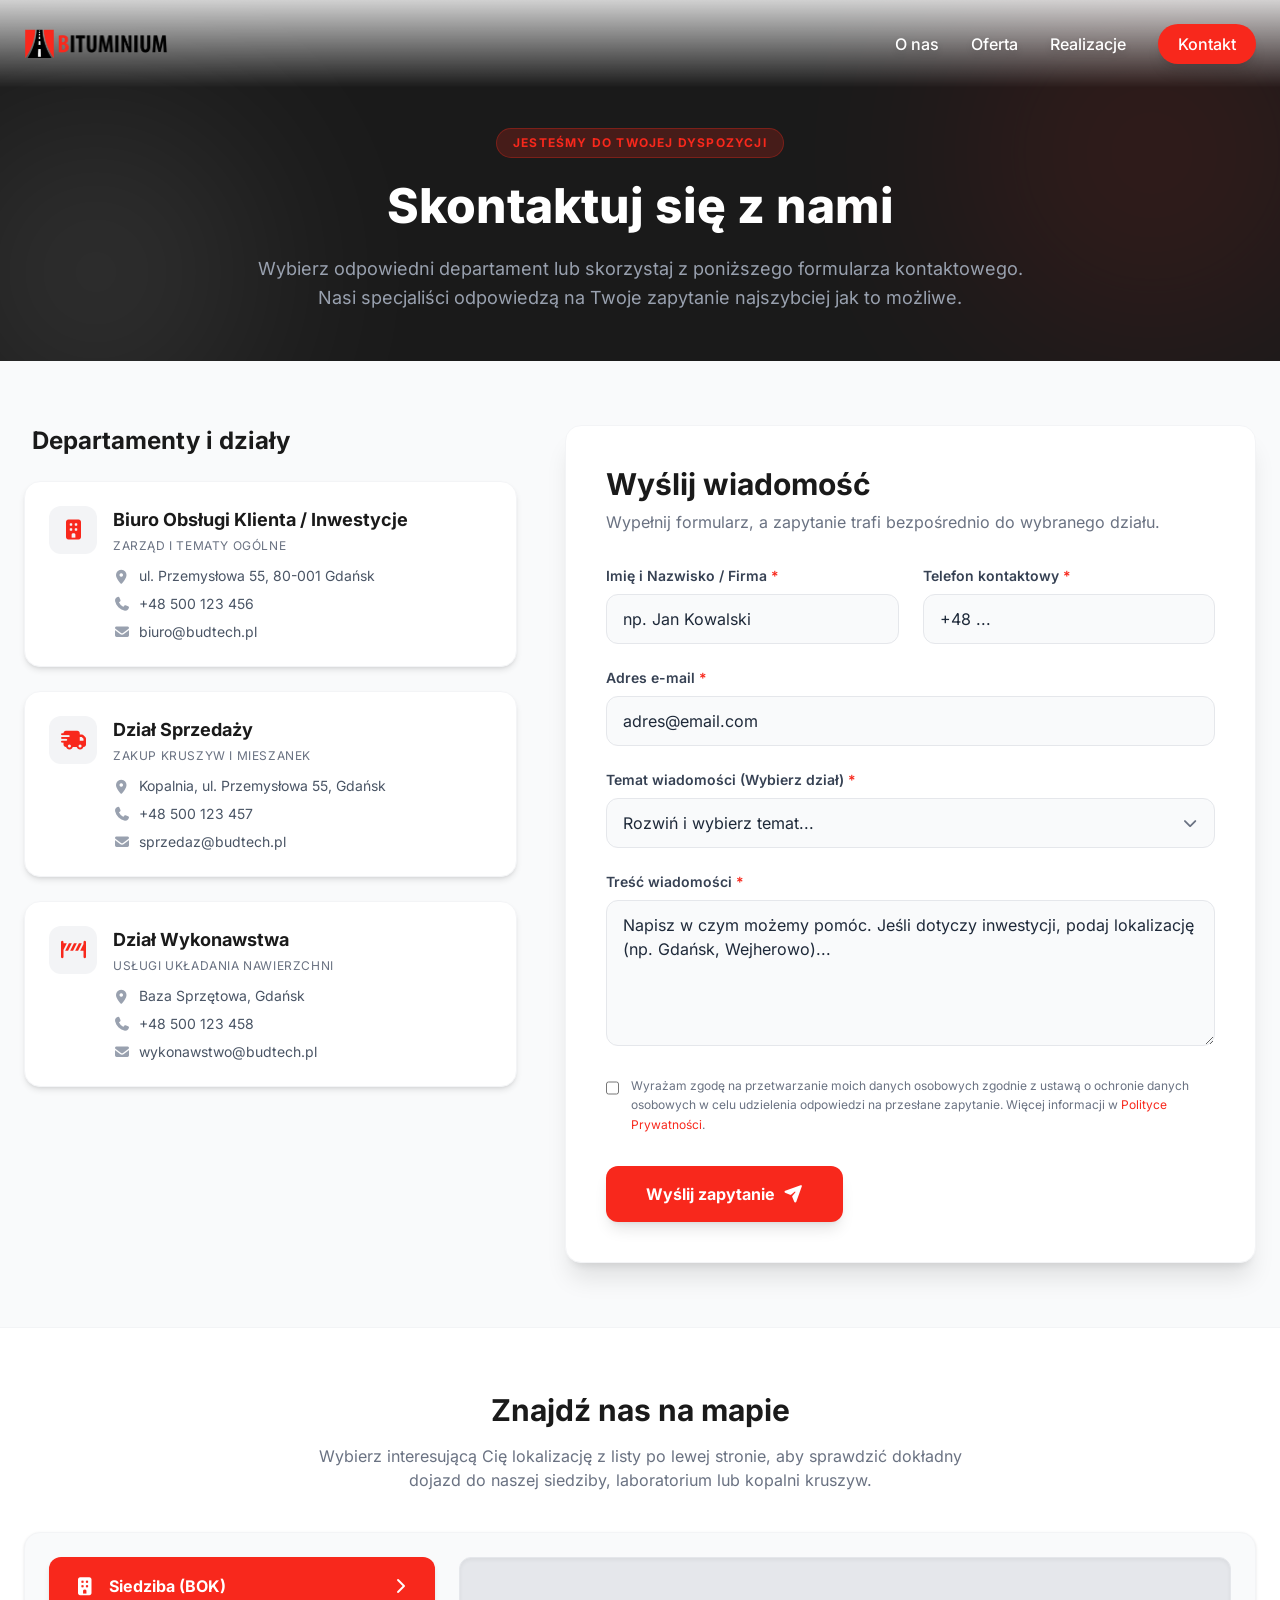
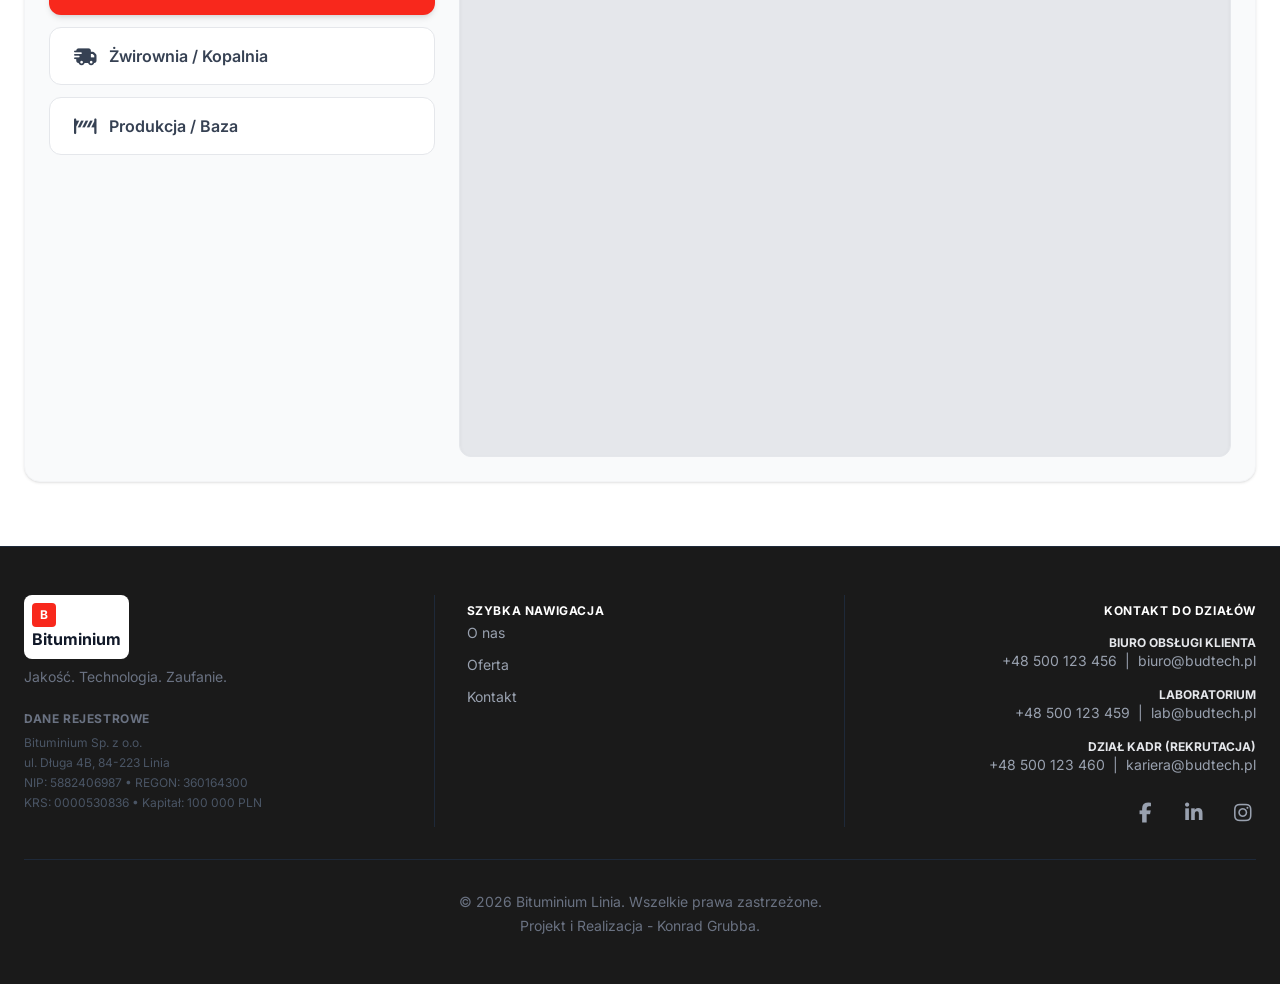
<file: contact.html>
﻿<!DOCTYPE html>
<html lang="pl">

<head>
    <meta charset="UTF-8">
    <meta name="viewport" content="width=device-width, initial-scale=1.0">
    <title>Kontakt | Bituminium - Infrastruktura i Budownictwo</title>
    <link rel="stylesheet" href="Assets/CSS/style.css">

    <!-- Tailwind CSS (Styling Framework) -->
    <!--<script src="https://cdn.tailwindcss.com"></script>-->
    <link rel="stylesheet" href="Assets/CSS/tailwind.css" />

    <!-- Font Awesome (Icons) -->
    <!-- <link rel="stylesheet" href="https://cdnjs.cloudflare.com/ajax/libs/font-awesome/6.4.0/css/all.min.css"> -->
    <link rel="stylesheet" href="Assets/CSS/all.min.css" />

    <!-- Google Fonts (Modern, Technical Font) -->
    <!-- <link href="https://fonts.googleapis.com/css2?family=Inter:wght@300;400;600;700&display=swap" rel="stylesheet"> -->
    <link rel="stylesheet" href="Assets/CSS/fonts.css" />

    <!-- Konfiguracja kolorów Tailwind -->
    <script src="Scripts/tailwind.js"></script>

    <script src="Scripts/script.js" defer></script>
    <script src="Scripts/map.js" defer></script>

</head>

<body class="bg-gray-50 text-gray-800">

    <!-- Navigation -->
    <!-- Navigation -->
    <nav id="navbar"
        class="fixed w-full z-50 transition-all duration-300 bg-gradient-to-b from-white/80 to-transparent text-white py-6">
        <div class="container mx-auto px-6 flex justify-between items-center">
            <a href="index.html" class="flex items-center">
                <img src="Assets/Images/logo.webp" alt="Bituminium" class="h-8 w-auto object-contain">
            </a>

            <!-- Desktop Menu -->
            <div class="hidden md:flex space-x-8 items-center font-medium">
                <a href="about.html" class="hover:text-brand-red transition shadow-black drop-shadow-md">O nas</a>
                <a href="service.html" class="hover:text-brand-red transition shadow-black drop-shadow-md">Oferta</a>
                <a href="gallery.html"
                    class="hover:text-brand-red transition shadow-black drop-shadow-md">Realizacje</a>
                <a href="contact.html"
                    class="px-5 py-2 bg-brand-red hover:bg-brand-darkRed rounded-full transition text-white shadow-lg">Kontakt</a>
            </div>

            <!-- Mobile Menu Button -->
            <button id="mobile-menu-btn" class="md:hidden text-2xl focus:outline-none">
                <i id="mobile-menu-icon" class="fa-solid fa-bars transition-transform duration-300"></i>
            </button>
        </div>

        <!-- Mobile Menu Panel -->
        <div id="mobile-menu"
            class="md:hidden bg-white/90 backdrop-blur-md rounded-t-2xl rounded-b-2xl w-full absolute top-full left-0 border-t border-b border-gray-200 transition-all duration-300 ease-in-out opacity-0 invisible -translate-y-4 shadow-xl">
            <div id="mobile-menu-inner" class="flex flex-col px-6 py-4 space-y-4 text-brand-black">
                <a href="about.html"
                    class="block px-6 py-4 text-lg rounded-2xl hover:text-brand-red hover:bg-gray-100 transition">O
                    nas</a>
                <a href="service.html"
                    class="block px-6 py-4 text-lg rounded-2xl hover:text-brand-red hover:bg-gray-100 transition">Oferta</a>
                <a href="gallery.html"
                    class="block px-6 py-4 text-lg rounded-2xl hover:text-brand-red hover:bg-gray-100 transition">Realizacje</a>
                <a href="contact.html"
                    class="block px-6 py-4 text-lg rounded-2xl text-white bg-brand-red font-bold text-center mt-2 transition shadow-md">Kontakt</a>
            </div>
        </div>
    </nav>

    <!-- Header / Hero Section -->
    <header class="relative pt-32 pb-20 bg-brand-black text-center px-6 overflow-hidden">
        <!-- Abstract Background Elements -->
        <div class="absolute top-0 left-0 w-full h-full opacity-10 pointer-events-none">
            <div class="absolute top-[-10%] right-[-5%] w-96 h-96 bg-brand-red rounded-full blur-[100px]"></div>
            <div class="absolute bottom-[-10%] left-[-5%] w-80 h-80 bg-white rounded-full blur-[100px]"></div>
        </div>

        <div class="relative z-10 max-w-3xl mx-auto fade-in-section">
            <div
                class="inline-block bg-brand-red/20 text-brand-red border border-brand-red/30 px-4 py-1.5 rounded-full text-xs font-bold uppercase tracking-widest mb-6">
                Jesteśmy do Twojej dyspozycji
            </div>
            <h1 class="text-4xl md:text-5xl font-extrabold text-white mb-6">Skontaktuj się z nami</h1>
            <p class="text-gray-400 text-lg leading-relaxed">
                Wybierz odpowiedni departament lub skorzystaj z poniższego formularza kontaktowego.
                Nasi specjaliści odpowiedzą na Twoje zapytanie najszybciej jak to możliwe.
            </p>
        </div>
    </header>

    <!-- Main Content Grid -->
    <section class="py-16 bg-gray-50 relative z-20 -mt-8">
        <div class="container mx-auto px-6 max-w-7xl">
            <div class="flex flex-col lg:flex-row gap-12">

                <!-- Left Column: Departments Contact Info -->
                <div class="lg:w-5/12 space-y-6 fade-in-section" style="animation-delay: 0.1s;">
                    <h2 class="text-2xl font-bold text-brand-black mb-6 px-2">Departamenty i działy</h2>

                    <!-- BOK / Zarząd -->
                    <div
                        class="dept-card bg-white p-6 rounded-2xl shadow-md border border-gray-100 flex items-start gap-4 cursor-default">
                        <div
                            class="w-12 h-12 bg-gray-100 text-brand-red rounded-xl flex items-center justify-center text-xl shrink-0">
                            <i class="fa-solid fa-building"></i>
                        </div>
                        <div>
                            <h3 class="font-bold text-lg text-brand-black mb-1">Biuro Obsługi Klienta / Inwestycje</h3>
                            <p class="text-xs text-gray-500 uppercase tracking-wider mb-3">Zarząd i tematy ogólne</p>
                            <div class="space-y-2 text-sm text-gray-600">
                                <p class="flex items-start gap-2"><i
                                        class="fa-solid fa-location-dot mt-1 text-gray-400"></i> ul. Przemysłowa 55,
                                    80-001 Gdańsk</p>
                                <p class="flex items-center gap-2"><i class="fa-solid fa-phone text-gray-400"></i> <a
                                        href="tel:+48500123456" class="hover:text-brand-red transition">+48 500 123
                                        456</a></p>
                                <p class="flex items-center gap-2"><i class="fa-solid fa-envelope text-gray-400"></i> <a
                                        href="mailto:biuro@budtech.pl"
                                        class="hover:text-brand-red transition">biuro@budtech.pl</a></p>
                            </div>
                        </div>
                    </div>

                    <!-- Dział Sprzedaży -->
                    <div
                        class="dept-card bg-white p-6 rounded-2xl shadow-md border border-gray-100 flex items-start gap-4 cursor-default">
                        <div
                            class="w-12 h-12 bg-gray-100 text-brand-red rounded-xl flex items-center justify-center text-xl shrink-0">
                            <i class="fa-solid fa-truck-fast"></i>
                        </div>
                        <div>
                            <h3 class="font-bold text-lg text-brand-black mb-1">Dział Sprzedaży</h3>
                            <p class="text-xs text-gray-500 uppercase tracking-wider mb-3">Zakup kruszyw i mieszanek</p>
                            <div class="space-y-2 text-sm text-gray-600">
                                <p class="flex items-start gap-2"><i
                                        class="fa-solid fa-location-dot mt-1 text-gray-400"></i> Kopalnia, ul.
                                    Przemysłowa 55, Gdańsk</p>
                                <p class="flex items-center gap-2"><i class="fa-solid fa-phone text-gray-400"></i> <a
                                        href="tel:+48500123457" class="hover:text-brand-red transition">+48 500 123
                                        457</a></p>
                                <p class="flex items-center gap-2"><i class="fa-solid fa-envelope text-gray-400"></i> <a
                                        href="mailto:sprzedaz@budtech.pl"
                                        class="hover:text-brand-red transition">sprzedaz@budtech.pl</a></p>
                            </div>
                        </div>
                    </div>

                    <!-- Dział Wykonawstwa -->
                    <div
                        class="dept-card bg-white p-6 rounded-2xl shadow-md border border-gray-100 flex items-start gap-4 cursor-default">
                        <div
                            class="w-12 h-12 bg-gray-100 text-brand-red rounded-xl flex items-center justify-center text-xl shrink-0">
                            <i class="fa-solid fa-road-barrier"></i>
                        </div>
                        <div>
                            <h3 class="font-bold text-lg text-brand-black mb-1">Dział Wykonawstwa</h3>
                            <p class="text-xs text-gray-500 uppercase tracking-wider mb-3">Usługi układania nawierzchni
                            </p>
                            <div class="space-y-2 text-sm text-gray-600">
                                <p class="flex items-start gap-2"><i
                                        class="fa-solid fa-location-dot mt-1 text-gray-400"></i> Baza Sprzętowa, Gdańsk
                                </p>
                                <p class="flex items-center gap-2"><i class="fa-solid fa-phone text-gray-400"></i> <a
                                        href="tel:+48500123458" class="hover:text-brand-red transition">+48 500 123
                                        458</a></p>
                                <p class="flex items-center gap-2"><i class="fa-solid fa-envelope text-gray-400"></i> <a
                                        href="mailto:wykonawstwo@budtech.pl"
                                        class="hover:text-brand-red transition">wykonawstwo@budtech.pl</a></p>
                            </div>
                        </div>
                    </div>

                </div>

                <!-- Right Column: Contact Form -->
                <div class="lg:w-7/12 fade-in-section" style="animation-delay: 0.2s;">
                    <div class="bg-white p-8 md:p-10 rounded-2xl shadow-xl border border-gray-100 h-full">
                        <h2 class="text-3xl font-bold text-brand-black mb-2">Wyślij wiadomość</h2>
                        <p class="text-gray-500 mb-8">Wypełnij formularz, a zapytanie trafi bezpośrednio do wybranego
                            działu.</p>

                        <form
                            onsubmit="event.preventDefault(); alert('Wiadomość została wysłana do wybranego działu! (Wersja demonstracyjna)');">

                            <div class="grid grid-cols-1 md:grid-cols-2 gap-6 mb-6">
                                <div>
                                    <label class="block text-sm font-semibold text-gray-700 mb-2">Imię i Nazwisko /
                                        Firma <span class="text-brand-red">*</span></label>
                                    <input type="text" required
                                        class="w-full px-4 py-3 bg-gray-50 border border-gray-200 rounded-xl focus:outline-none focus:border-brand-red focus:bg-white focus:ring-2 focus:ring-brand-red/20 transition"
                                        placeholder="np. Jan Kowalski">
                                </div>
                                <div>
                                    <label class="block text-sm font-semibold text-gray-700 mb-2">Telefon kontaktowy
                                        <span class="text-brand-red">*</span></label>
                                    <input type="tel" required
                                        class="w-full px-4 py-3 bg-gray-50 border border-gray-200 rounded-xl focus:outline-none focus:border-brand-red focus:bg-white focus:ring-2 focus:ring-brand-red/20 transition"
                                        placeholder="+48 ...">
                                </div>
                            </div>

                            <div class="mb-6">
                                <label class="block text-sm font-semibold text-gray-700 mb-2">Adres e-mail <span
                                        class="text-brand-red">*</span></label>
                                <input type="email" required
                                    class="w-full px-4 py-3 bg-gray-50 border border-gray-200 rounded-xl focus:outline-none focus:border-brand-red focus:bg-white focus:ring-2 focus:ring-brand-red/20 transition"
                                    placeholder="adres@email.com">
                            </div>

                            <div class="mb-6">
                                <label class="block text-sm font-semibold text-gray-700 mb-2">Temat wiadomości (Wybierz
                                    dział) <span class="text-brand-red">*</span></label>
                                <div class="relative">
                                    <select required
                                        class="w-full px-4 py-3 bg-gray-50 border border-gray-200 rounded-xl focus:outline-none focus:border-brand-red focus:bg-white focus:ring-2 focus:ring-brand-red/20 transition appearance-none cursor-pointer">
                                        <option value="" disabled selected>Rozwiń i wybierz temat...</option>
                                        <option value="inwestor">Inwestor (Biuro Obsługi Klienta)</option>
                                        <option value="zakup_kruszyw">Zakup kruszyw (Dział Sprzedaży)</option>
                                        <option value="zakup_mieszanek">Zakup mieszanek mineralno-asfaltowych (Dział
                                            Sprzedaży)</option>
                                        <option value="usluga_ukladania">Usługa układania nawierzchni (Dział
                                            Wykonawstwa)</option>
                                        <option value="zlecenie_lab">Zlecenie laboratoryjne (Laboratorium Drogowe)
                                        </option>
                                        <option value="rekrutacja">Kandydat na pracę (Dział Kadr)</option>
                                        <option value="inne">Inne (Biuro Obsługi Klienta)</option>
                                    </select>
                                    <div
                                        class="pointer-events-none absolute inset-y-0 right-0 flex items-center px-4 text-gray-500">
                                        <i class="fa-solid fa-chevron-down text-sm"></i>
                                    </div>
                                </div>
                            </div>

                            <div class="mb-6">
                                <label class="block text-sm font-semibold text-gray-700 mb-2">Treść wiadomości <span
                                        class="text-brand-red">*</span></label>
                                <textarea required rows="5"
                                    class="w-full px-4 py-3 bg-gray-50 border border-gray-200 rounded-xl focus:outline-none focus:border-brand-red focus:bg-white focus:ring-2 focus:ring-brand-red/20 transition resize-y"
                                    placeholder="Napisz w czym możemy pomóc. Jeśli dotyczy inwestycji, podaj lokalizację (np. Gdańsk, Wejherowo)..."></textarea>
                            </div>

                            <div class="mb-8 flex items-start gap-3">
                                <input type="checkbox" required id="rodo"
                                    class="mt-1 w-4 h-4 text-brand-red border-gray-300 rounded focus:ring-brand-red cursor-pointer">
                                <label for="rodo" class="text-xs text-gray-500 leading-relaxed cursor-pointer">
                                    Wyrażam zgodę na przetwarzanie moich danych osobowych zgodnie z ustawą o ochronie
                                    danych osobowych w celu udzielenia odpowiedzi na przesłane zapytanie. Więcej
                                    informacji w <a href="#" class="text-brand-red hover:underline">Polityce
                                        Prywatności</a>.
                                </label>
                            </div>

                            <button type="submit"
                                class="w-full sm:w-auto px-10 py-4 bg-brand-red hover:bg-brand-darkRed text-white font-bold rounded-xl transition shadow-lg hover:shadow-xl hover:-translate-y-1 flex items-center justify-center gap-2">
                                Wyślij zapytanie <i class="fa-solid fa-paper-plane"></i>
                            </button>
                        </form>
                    </div>
                </div>

            </div>
        </div>
    </section>

    <!-- Lokalizacje na Mapie -->
    <section id="lokalizacje" class="py-16 bg-white relative z-20 border-t border-gray-100">
        <div class="container mx-auto px-6 max-w-7xl">
            <div class="text-center mb-10 fade-in-section">
                <h2 class="text-3xl font-bold text-brand-black mb-4">Znajdź nas na mapie</h2>
                <p class="text-gray-500 max-w-2xl mx-auto">Wybierz interesującą Cię lokalizację z listy po lewej
                    stronie, aby sprawdzić dokładny dojazd do naszej siedziby, laboratorium lub kopalni kruszyw.</p>
            </div>

            <div class="flex flex-col lg:flex-row gap-6 bg-gray-50 rounded-2xl p-4 md:p-6 shadow-sm border border-gray-100 fade-in-section"
                style="animation-delay: 0.1s;">

                <!-- Przyciski Nawigacji Mapy -->
                <div class="lg:w-1/3 flex flex-col gap-3">
                    <button onclick="changeMap('siedziba', this)"
                        class="map-btn w-full text-left px-6 py-4 rounded-xl font-bold bg-brand-red text-white shadow-md border border-transparent transition-all flex items-center justify-between group">
                        <div class="flex items-center gap-3">
                            <i class="fa-solid fa-building text-lg w-6 text-center"></i>
                            <span>Siedziba (BOK)</span>
                        </div>
                        <i class="fa-solid fa-chevron-right opacity-100 text-white transition-opacity"></i>
                    </button>

                    <button onclick="changeMap('zwirownia', this)"
                        class="map-btn w-full text-left px-6 py-4 rounded-xl font-semibold bg-white text-gray-700 hover:bg-gray-100 border border-gray-200 transition-all flex items-center justify-between group">
                        <div class="flex items-center gap-3">
                            <i class="fa-solid fa-truck-fast text-lg w-6 text-center"></i>
                            <span>Żwirownia / Kopalnia</span>
                        </div>
                        <i
                            class="fa-solid fa-chevron-right opacity-0 text-brand-red group-hover:opacity-100 transition-opacity"></i>
                    </button>

                    <button onclick="changeMap('produkcja', this)"
                        class="map-btn w-full text-left px-6 py-4 rounded-xl font-semibold bg-white text-gray-700 hover:bg-gray-100 border border-gray-200 transition-all flex items-center justify-between group">
                        <div class="flex items-center gap-3">
                            <i class="fa-solid fa-road-barrier text-lg w-6 text-center"></i>
                            <span>Produkcja / Baza</span>
                        </div>
                        <i
                            class="fa-solid fa-chevron-right opacity-0 text-brand-red group-hover:opacity-100 transition-opacity"></i>
                    </button>

                </div>

                <!-- Kontener Mapy (Google Maps Iframe) -->
                <div
                    class="lg:w-2/3 h-[400px] md:h-[500px] rounded-xl overflow-hidden shadow-inner border border-gray-200 bg-gray-200 relative">
                    <!-- Default load is Siedziba -->
                    <iframe id="gmap-iframe" width="100%" height="100%" frameborder="0" scrolling="no" marginheight="0"
                        marginwidth="0"
                        src="https://www.google.com/maps/embed?pb=!1m18!1m12!1m3!1d2319.431039445592!2d17.937869077022!3d54.455329091171784!2m3!1f0!2f0!3f0!3m2!1i1024!2i768!4f13.1!3m3!1m2!1s0x46fdeb194b672c1f%3A0x692cefb32642af0f!2sBITUMINIUM%20SP%20Z%20O%20O!5e0!3m2!1spl!2spl!4v1772014446381!5m2!1spl!2spl"
                        style="border:0;" allowfullscreen="" loading="lazy"
                        class="transition-opacity duration-300"></iframe>
                </div>
            </div>
        </div>
    </section>

    <!-- Footer -->
    <footer class="bg-brand-black text-white py-12 border-t border-gray-800 mt-auto">
        <div class="container mx-auto px-6">
            <div class="grid grid-cols-1 md:grid-cols-3 gap-8 md:gap-0 mb-8">

                <div
                    class="flex flex-col items-center md:items-start text-center md:text-left md:border-r border-gray-800 md:pr-8">
                    <a href="index.html" class="inline-block mb-2 bg-white rounded-lg p-2 flex items-center gap-2">
                        <div
                            class="w-6 h-6 bg-brand-red rounded flex items-center justify-center text-white font-bold text-xs">
                            B</div>
                        <span class="font-bold text-gray-900">Bituminium</span>
                    </a>
                    <p class="text-gray-500 text-sm mb-6">Jakość. Technologia. Zaufanie.</p>

                    <div class="text-xs text-gray-600 space-y-1">
                        <p class="font-bold text-gray-500 uppercase tracking-wider mb-2">Dane Rejestrowe</p>
                        <p>Bituminium Sp. z o.o.</p>
                        <p>ul. Długa 4B, 84-223 Linia</p>
                        <p>NIP: 5882406987 &bull; REGON: 360164300</p>
                        <p>KRS: 0000530836 &bull; Kapitał: 100 000 PLN</p>
                    </div>
                </div>

                <div
                    class="flex flex-col items-center md:items-start space-y-3 pt-2 md:border-r border-gray-800 md:px-8">
                    <span class="text-white font-bold uppercase tracking-wider text-xs mb-1">Szybka Nawigacja</span>
                    <a href="about.html" class="text-gray-400 hover:text-brand-red transition text-sm">O nas</a>
                    <a href="service.html" class="text-gray-400 hover:text-brand-red transition text-sm">Oferta</a>
                    <a href="contact.html" class="text-gray-400 hover:text-brand-red transition text-sm">Kontakt</a>
                </div>

                <div class="flex flex-col items-center md:items-end text-center md:text-right pt-2 md:pl-8">
                    <span class="text-white font-bold uppercase tracking-wider text-xs mb-4">Kontakt do działów</span>

                    <div class="space-y-4 mb-6 text-sm text-gray-400">
                        <div>
                            <strong class="text-gray-200 block text-xs uppercase">Biuro Obsługi Klienta</strong>
                            <a href="tel:+48500123456" class="hover:text-white transition">+48 500 123 456</a>
                            <span class="mx-1">|</span>
                            <a href="mailto:biuro@budtech.pl" class="hover:text-white transition">biuro@budtech.pl</a>
                        </div>

                        <div>
                            <strong class="text-gray-200 block text-xs uppercase">Laboratorium</strong>
                            <a href="tel:+48500123459" class="hover:text-white transition">+48 500 123 459</a>
                            <span class="mx-1">|</span>
                            <a href="mailto:lab@budtech.pl" class="hover:text-white transition">lab@budtech.pl</a>
                        </div>

                        <div>
                            <strong class="text-gray-200 block text-xs uppercase">Dział Kadr (Rekrutacja)</strong>
                            <a href="tel:+48500123460" class="hover:text-white transition">+48 500 123 460</a>
                            <span class="mx-1">|</span>
                            <a href="mailto:kariera@budtech.pl"
                                class="hover:text-white transition">kariera@budtech.pl</a>
                        </div>
                    </div>

                    <div class="flex space-x-6 mt-auto">
                        <a href="#" class="text-gray-400 hover:text-white transition text-xl"><i
                                class="fa-brands fa-facebook-f"></i></a>
                        <a href="#" class="text-gray-400 hover:text-white transition text-xl"><i
                                class="fa-brands fa-linkedin-in"></i></a>
                        <a href="#" class="text-gray-400 hover:text-white transition text-xl"><i
                                class="fa-brands fa-instagram"></i></a>
                    </div>
                </div>

            </div>

            <div
                class="border-t border-gray-800 pt-8 text-center text-gray-500 text-sm flex flex-col items-center gap-1">
                <span>&copy; 2026 Bituminium Linia. Wszelkie prawa zastrzeżone.</span>
                <span>Projekt i Realizacja - Konrad Grubba.</span>
            </div>
        </div>
    </footer>

</body>

</html>
</file>
<file: Assets/CSS/style.css>
/* Custom Styles & Animations */
body {
    font-family: 'Inter', sans-serif;
    scroll-behavior: smooth;
}

/* Hero Video Background Overlay */
.hero-overlay {
    background: linear-gradient(to bottom, rgba(0,0,0,0.3) 0%, rgba(0,0,0,0.7) 100%);
}

.fade-in-section {
    opacity: 0;
    transform: translateY(20px);
    transition: opacity 0.6s ease-out, transform 0.6s ease-out;
    will-change: opacity, visibility;
}

    .fade-in-section.is-visible {
        opacity: 1;
        transform: none;
    }

/* Hover effect for cards */
.service-card {
    transition: all 0.3s ease;
    cursor: pointer;
}

    .service-card:hover {
        transform: translateY(-5px);
        box-shadow: 0 10px 25px -5px rgba(0, 0, 0, 0.1), 0 8px 10px -6px rgba(0, 0, 0, 0.1);
        border-color: #D32F2F; /* Subtelne pod�wietlenie ramki */
    }

/* Modal Animation */
#service-modal {
    transition: opacity 0.3s ease-in-out, visibility 0.3s ease-in-out;
}

    #service-modal.hidden {
        opacity: 0;
        visibility: hidden;
        pointer-events: none;
    }

    #service-modal:not(.hidden) {
        opacity: 1;
        visibility: visible;
        pointer-events: auto;
    }

#modal-content {
    transition: transform 0.3s cubic-bezier(0.34, 1.56, 0.64, 1); /* Bouncy pop effect like OneUI */
}

#service-modal.hidden #modal-content {
    transform: scale(0.95) translateY(10px);
}

#service-modal:not(.hidden) #modal-content {
    transform: scale(1) translateY(0);
}

/* Partner Logo Styles */
.partner-logo {
    filter: grayscale(100%);
    opacity: 0.6;
    transition: all 0.4s ease;
}

    .partner-logo:hover {
        filter: grayscale(0%);
        opacity: 1;
        transform: scale(1.05);
    }

/* Main Image Transition */
#modal-main-image {
    transition: opacity 0.3s ease-in-out;
}
</file>
<file: Assets/CSS/fonts.css>
/* inter-100 - latin_latin-ext */
@font-face {
    font-display: swap; /* Check https://developer.mozilla.org/en-US/docs/Web/CSS/@font-face/font-display for other options. */
    font-family: 'Inter';
    font-style: normal;
    font-weight: 100;
    src: url('../Fonts/inter-v20-latin_latin-ext-100.woff2') format('woff2'); /* Chrome 36+, Opera 23+, Firefox 39+, Safari 12+, iOS 10+ */
}
/* inter-100italic - latin_latin-ext */
@font-face {
    font-display: swap; /* Check https://developer.mozilla.org/en-US/docs/Web/CSS/@font-face/font-display for other options. */
    font-family: 'Inter';
    font-style: italic;
    font-weight: 100;
    src: url('../Fonts/inter-v20-latin_latin-ext-100italic.woff2') format('woff2'); /* Chrome 36+, Opera 23+, Firefox 39+, Safari 12+, iOS 10+ */
}
/* inter-200 - latin_latin-ext */
@font-face {
    font-display: swap; /* Check https://developer.mozilla.org/en-US/docs/Web/CSS/@font-face/font-display for other options. */
    font-family: 'Inter';
    font-style: normal;
    font-weight: 200;
    src: url('../Fonts/inter-v20-latin_latin-ext-200.woff2') format('woff2'); /* Chrome 36+, Opera 23+, Firefox 39+, Safari 12+, iOS 10+ */
}
/* inter-200italic - latin_latin-ext */
@font-face {
    font-display: swap; /* Check https://developer.mozilla.org/en-US/docs/Web/CSS/@font-face/font-display for other options. */
    font-family: 'Inter';
    font-style: italic;
    font-weight: 200;
    src: url('../Fonts/inter-v20-latin_latin-ext-200italic.woff2') format('woff2'); /* Chrome 36+, Opera 23+, Firefox 39+, Safari 12+, iOS 10+ */
}
/* inter-300 - latin_latin-ext */
@font-face {
    font-display: swap; /* Check https://developer.mozilla.org/en-US/docs/Web/CSS/@font-face/font-display for other options. */
    font-family: 'Inter';
    font-style: normal;
    font-weight: 300;
    src: url('../Fonts/inter-v20-latin_latin-ext-300.woff2') format('woff2'); /* Chrome 36+, Opera 23+, Firefox 39+, Safari 12+, iOS 10+ */
}
/* inter-300italic - latin_latin-ext */
@font-face {
    font-display: swap; /* Check https://developer.mozilla.org/en-US/docs/Web/CSS/@font-face/font-display for other options. */
    font-family: 'Inter';
    font-style: italic;
    font-weight: 300;
    src: url('../Fonts/inter-v20-latin_latin-ext-300italic.woff2') format('woff2'); /* Chrome 36+, Opera 23+, Firefox 39+, Safari 12+, iOS 10+ */
}
/* inter-regular - latin_latin-ext */
@font-face {
    font-display: swap; /* Check https://developer.mozilla.org/en-US/docs/Web/CSS/@font-face/font-display for other options. */
    font-family: 'Inter';
    font-style: normal;
    font-weight: 400;
    src: url('../Fonts/inter-v20-latin_latin-ext-regular.woff2') format('woff2'); /* Chrome 36+, Opera 23+, Firefox 39+, Safari 12+, iOS 10+ */
}
/* inter-italic - latin_latin-ext */
@font-face {
    font-display: swap; /* Check https://developer.mozilla.org/en-US/docs/Web/CSS/@font-face/font-display for other options. */
    font-family: 'Inter';
    font-style: italic;
    font-weight: 400;
    src: url('../Fonts/inter-v20-latin_latin-ext-italic.woff2') format('woff2'); /* Chrome 36+, Opera 23+, Firefox 39+, Safari 12+, iOS 10+ */
}
/* inter-500 - latin_latin-ext */
@font-face {
    font-display: swap; /* Check https://developer.mozilla.org/en-US/docs/Web/CSS/@font-face/font-display for other options. */
    font-family: 'Inter';
    font-style: normal;
    font-weight: 500;
    src: url('../Fonts/inter-v20-latin_latin-ext-500.woff2') format('woff2'); /* Chrome 36+, Opera 23+, Firefox 39+, Safari 12+, iOS 10+ */
}
/* inter-500italic - latin_latin-ext */
@font-face {
    font-display: swap; /* Check https://developer.mozilla.org/en-US/docs/Web/CSS/@font-face/font-display for other options. */
    font-family: 'Inter';
    font-style: italic;
    font-weight: 500;
    src: url('../Fonts/inter-v20-latin_latin-ext-500italic.woff2') format('woff2'); /* Chrome 36+, Opera 23+, Firefox 39+, Safari 12+, iOS 10+ */
}
/* inter-600 - latin_latin-ext */
@font-face {
    font-display: swap; /* Check https://developer.mozilla.org/en-US/docs/Web/CSS/@font-face/font-display for other options. */
    font-family: 'Inter';
    font-style: normal;
    font-weight: 600;
    src: url('../Fonts/inter-v20-latin_latin-ext-600.woff2') format('woff2'); /* Chrome 36+, Opera 23+, Firefox 39+, Safari 12+, iOS 10+ */
}
/* inter-600italic - latin_latin-ext */
@font-face {
    font-display: swap; /* Check https://developer.mozilla.org/en-US/docs/Web/CSS/@font-face/font-display for other options. */
    font-family: 'Inter';
    font-style: italic;
    font-weight: 600;
    src: url('../Fonts/inter-v20-latin_latin-ext-600italic.woff2') format('woff2'); /* Chrome 36+, Opera 23+, Firefox 39+, Safari 12+, iOS 10+ */
}
/* inter-700 - latin_latin-ext */
@font-face {
    font-display: swap; /* Check https://developer.mozilla.org/en-US/docs/Web/CSS/@font-face/font-display for other options. */
    font-family: 'Inter';
    font-style: normal;
    font-weight: 700;
    src: url('../Fonts/inter-v20-latin_latin-ext-700.woff2') format('woff2'); /* Chrome 36+, Opera 23+, Firefox 39+, Safari 12+, iOS 10+ */
}
/* inter-700italic - latin_latin-ext */
@font-face {
    font-display: swap; /* Check https://developer.mozilla.org/en-US/docs/Web/CSS/@font-face/font-display for other options. */
    font-family: 'Inter';
    font-style: italic;
    font-weight: 700;
    src: url('../Fonts/inter-v20-latin_latin-ext-700italic.woff2') format('woff2'); /* Chrome 36+, Opera 23+, Firefox 39+, Safari 12+, iOS 10+ */
}
/* inter-800 - latin_latin-ext */
@font-face {
    font-display: swap; /* Check https://developer.mozilla.org/en-US/docs/Web/CSS/@font-face/font-display for other options. */
    font-family: 'Inter';
    font-style: normal;
    font-weight: 800;
    src: url('../Fonts/inter-v20-latin_latin-ext-800.woff2') format('woff2'); /* Chrome 36+, Opera 23+, Firefox 39+, Safari 12+, iOS 10+ */
}
/* inter-800italic - latin_latin-ext */
@font-face {
    font-display: swap; /* Check https://developer.mozilla.org/en-US/docs/Web/CSS/@font-face/font-display for other options. */
    font-family: 'Inter';
    font-style: italic;
    font-weight: 800;
    src: url('../Fonts/inter-v20-latin_latin-ext-800italic.woff2') format('woff2'); /* Chrome 36+, Opera 23+, Firefox 39+, Safari 12+, iOS 10+ */
}
/* inter-900 - latin_latin-ext */
@font-face {
    font-display: swap; /* Check https://developer.mozilla.org/en-US/docs/Web/CSS/@font-face/font-display for other options. */
    font-family: 'Inter';
    font-style: normal;
    font-weight: 900;
    src: url('../Fonts/inter-v20-latin_latin-ext-900.woff2') format('woff2'); /* Chrome 36+, Opera 23+, Firefox 39+, Safari 12+, iOS 10+ */
}
/* inter-900italic - latin_latin-ext */
@font-face {
    font-display: swap; /* Check https://developer.mozilla.org/en-US/docs/Web/CSS/@font-face/font-display for other options. */
    font-family: 'Inter';
    font-style: italic;
    font-weight: 900;
    src: url('../Fonts/inter-v20-latin_latin-ext-900italic.woff2') format('woff2'); /* Chrome 36+, Opera 23+, Firefox 39+, Safari 12+, iOS 10+ */
}
</file>
